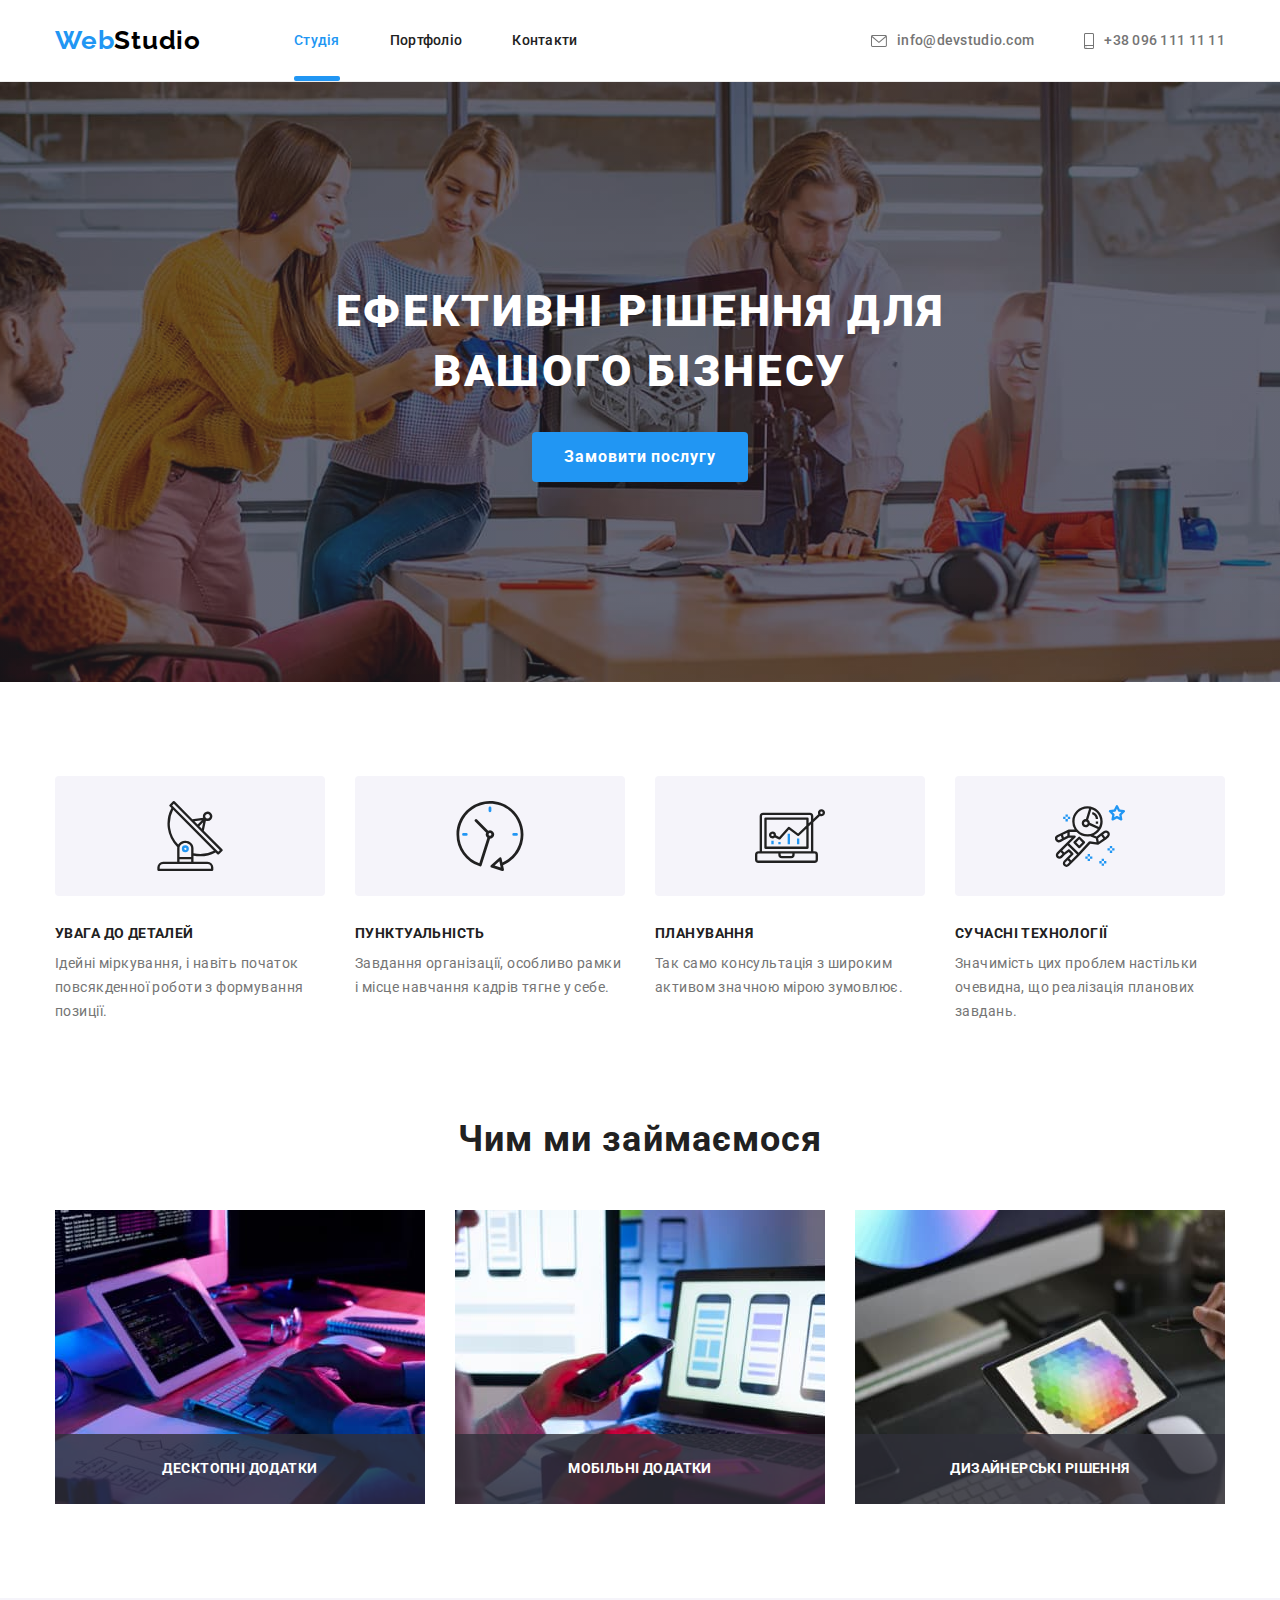
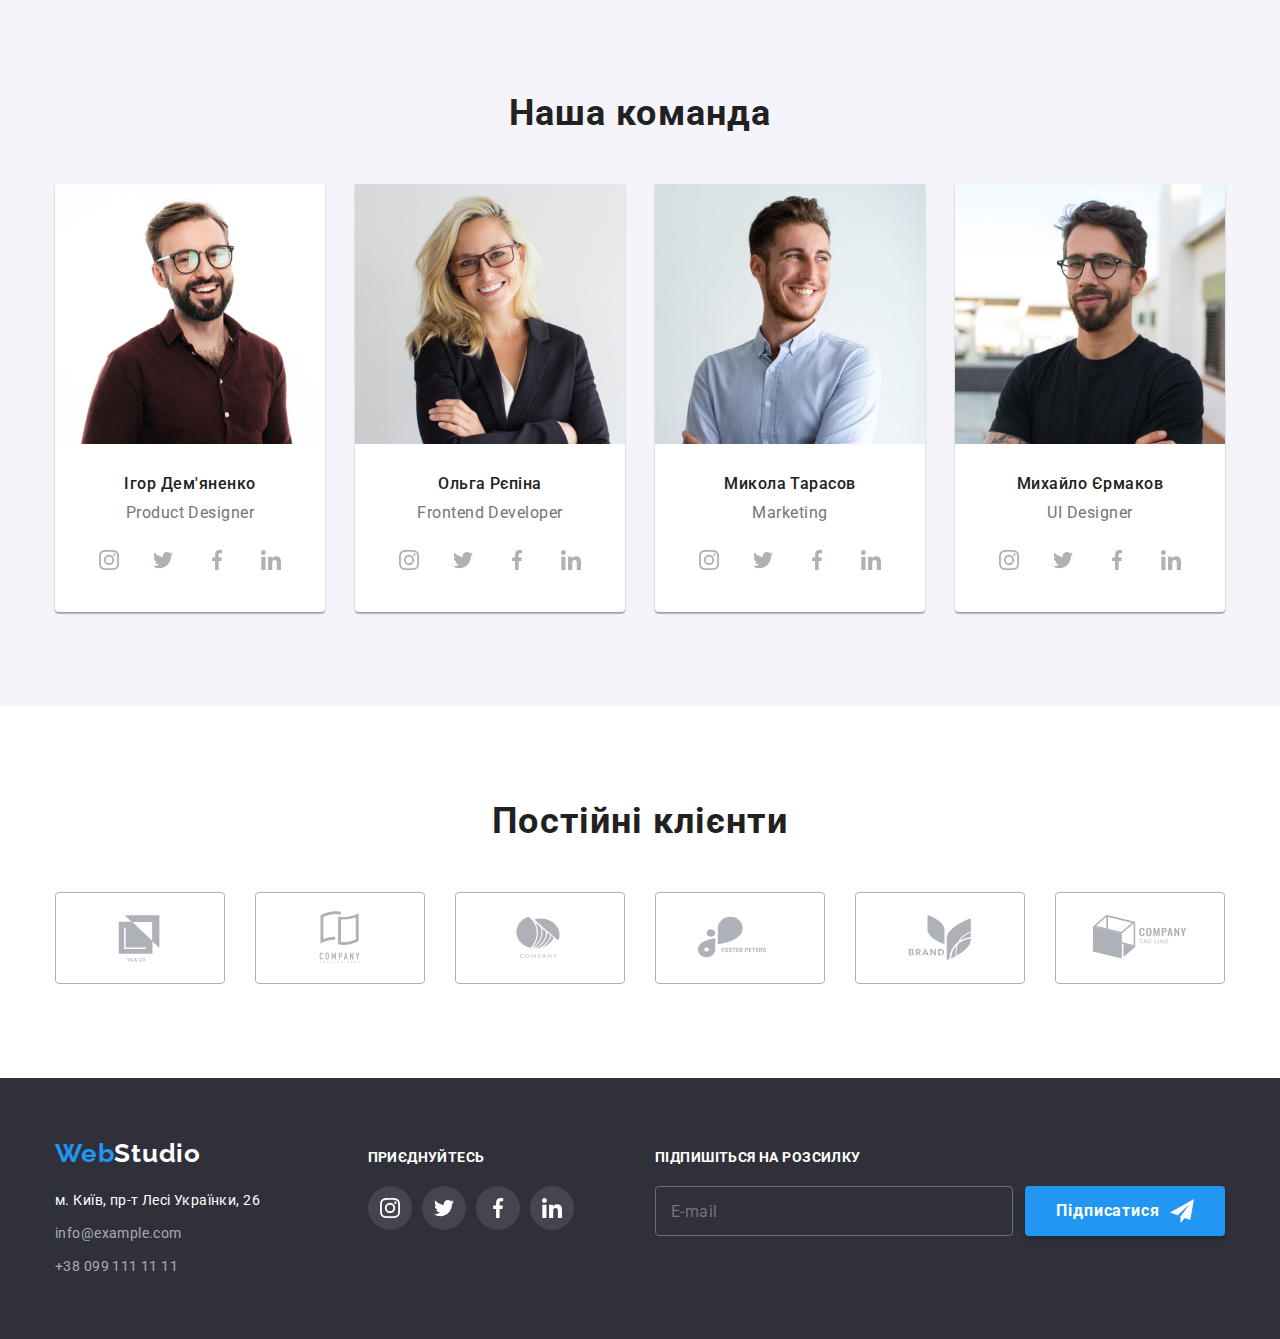
<file: index.html>
<!DOCTYPE html>
<html lang="uk">
  <head>
    <meta charset="UTF-8" />
    <meta http-equiv="X-UA-Compatible" content="IE=edge" />
    <meta name="viewport" content="width=device-width, initial-scale=1.0" />
    <title>Веб Студія</title>
    <link href="https://fonts.googleapis.com/css2?family=Raleway:wght@700&family=Roboto:wght@400;500;700&display=swap"
      rel="stylesheet">
    <link rel="stylesheet" href="https://cdn.jsdelivr.net/npm/modern-normalize@1.1.0/modern-normalize.min.css">
    <link rel="stylesheet" href="./css/styles.css">
  </head>
  <body>
    <!-- Шапка сторінки з навігацією-->
    <header class="page-header">
      <div class="container page-header-container">
      <nav class="page-nav">
        <a href="./index.html" class="logo link"> <span class="logo-icon">Web</span>Studio</a>
        <ul class="menu list">
          <li class="menu-item">
            <a class="menu-link link line" href="./index.html">Студія</a>
          </li>
          <li class="menu-item">
            <a class="menu-link link" href="./portfolio.html">Портфоліо</a>
          </li>
          <li class="menu-item">
            <a class="menu-link link" href="">Контакти</a>
          </li>
        </ul>
      </nav>
        <ul class="contact list">
          <li>
            <a class="contact-link link mail" href="mailto:info@devstudio.com">
            <svg class="contact-icon" width="16px" height="12px">
              <use href="./images/icons.svg#icon-envelope"></use>
            </svg> info@devstudio.com</a></li>
          <li>
            <a class="contact-link link telephone" href="tel:+380961111111">
            <svg class="contact-icon" width="10px" height="16px">
              <use href="./images/icons.svg#icon-smartphone"></use>
            </svg> +38 096 111 11 11</a></li>
        </ul>
      </div>
    </header>

    <main>
      <!-- Основний заголовок з фоном-->
      <section class="hero">
        <div class="container">
        <h1 class="hero-title">Ефективні рішення для вашого бізнесу</h1>
        <button type="button" class="hero-btn" data-modal-open>Замовити послугу</button> 
        </div>
      </section>

      <!-- Наші переваги-->
      <section class="about-us">
        <div class="container">
        <h2 class="about-us-title hide">Наші переваги</h2>
        <ul class="about-us-menu list">

          <li class="about-us-item">

            <div class="icon-position">
              <svg class="about-us-icon" width="70px" height="70px">
                <use href="./images/icons.svg#icon-antenna"></use>
              </svg>
            </div>
            <h3 class="about-us-title">УВАГА ДО ДЕТАЛЕЙ</h3>
            <p class="about-us-text">
              Ідейні міркування, і навіть початок повсякденної роботи з
              формування позиції.
            </p>
          </li>

          <li class="about-us-item">

            <div class="icon-position">
              <svg class="about-us-icon" width="70px" height="70px">
                <use href="./images/icons.svg#icon-clock"></use>
              </svg>
            </div>
            <h3 class="about-us-title">ПУНКТУАЛЬНІСТЬ</h3>
            <p class="about-us-text">
              Завдання організації, особливо рамки і місце навчання кадрів тягне
              у себе.
            </p>
          </li>

          <li class="about-us-item">

            <div class="icon-position">
              <svg class="about-us-icon" width="70px" height="70px">
                <use href="./images/icons.svg#icon-diagram"></use>
              </svg>
            </div>
            <h3 class="about-us-title">ПЛАНУВАННЯ</h3>
            <p class="about-us-text">
              Так само консультація з широким активом значною мірою зумовлює.
            </p>
          </li>

          <li class="about-us-item">

            <div class="icon-position">
              <svg class="about-us-icon" width="70px" height="70px">
                <use href="./images/icons.svg#icon-astronaut"></use>
              </svg>
            </div>
            <h3 class="about-us-title">СУЧАСНІ ТЕХНОЛОГІЇ</h3>
            <p class="about-us-text">
              Значимість цих проблем настільки очевидна, що реалізація планових
              завдань.
            </p>
          </li>
        </ul>
        </div>
      </section>

      <!-- Чим займаються-->
      <section class="we-doing">
        <div class="container">
        <h2 class="we-doing-title">Чим ми займаємося</h2>
        <ul class="we-doing-menu list">
          <li class="we-doing-item">
            <div class="img-fone">
              <img
                class="we-doing-img"
                src="./images/work1.jpg"
                alt="Людмна пише програму"
                width="370"
              />
              <p class="img-text">
                Десктопні додатки
              </p>
            </div>
          </li>
          <li class="we-doing-item">
            <div class="img-fone">
              <img
                class="we-doing-img"
                src="./images/work2.jpg"
                alt="Дівчина дивиться на телефон за робочим столом"
                width="370"
              />
              <p class="img-text">
                Мобільні додатки
              </p>
            </div>
          </li>
          <li class="we-doing-item">
            <div class="img-fone">
              <img
                class="we-doing-img"            
                src="./images/work3.jpg"
                alt="Планшет з палітрою кольорів"
                width="370"
              />
              <p class="img-text">
                Дизайнерські рішення
              </p>
            </div>
          </li>
        </ul>
        </div>
      </section>

      <!-- секція Наша команда-->
      <section class="team">
        <div class="container">
        <h2 class="team-title">Наша команда</h2>
        <ul class="team-menu list">
          <li class="team-menu-item">
            <img class="team-img" src="./images/igor.jpg" alt="Ігор Дем'яненко" width="270" />
            
            <h3 class="team-name">Ігор Дем'яненко</h3>
            <p class="team-job">Product Designer</p>

              <ul class="social-list list">
                <li class="social-list-item">
                  <a href="" class="social-list-link">
                    <svg aria-label="instagram icon" class="social-list-icon">
                      <use href="./images/icons.svg#icon-instagram"></use>
                    </svg>
                  </a>
                </li>
                <li class="social-list-item">
                  <a href="" class="social-list-link">
                    <svg aria-label="twitter icon" class="social-list-icon">
                      <use href="./images/icons.svg#icon-twitter"></use>
                    </svg>
                  </a>
                </li>
                <li class="social-list-item">
                  <a href="" class="social-list-link">
                    <svg aria-label="facebook icon" class="social-list-icon">
                      <use href="./images/icons.svg#icon-facebook"></use>
                    </svg>
                  </a>
                </li>
                <li class="social-list-item">
                  <a href="" class="social-list-link">
                    <svg aria-label="linkedin icon" class="social-list-icon">
                      <use href="./images/icons.svg#icon-linkedin"></use>
                    </svg>
                  </a>
                </li>
              </ul>

          </li>
          <li class="team-menu-item">
            <img class="team-img" src="./images/olga.jpg" alt="Ольга Рєпіна" width="270" />

            <h3 class="team-name">Ольга Рєпіна</h3>
            <p class="team-job">Frontend Developer</p>

              <ul class="social-list list">
                <li class="social-list-item">
                  <a href="" class="social-list-link">
                    <svg aria-label="instagram icon" class="social-list-icon">
                      <use href="./images/icons.svg#icon-instagram"></use>
                    </svg>
                  </a>
                </li>
                <li class="social-list-item">
                  <a href="" class="social-list-link">
                    <svg aria-label="twitter icon" class="social-list-icon">
                      <use href="./images/icons.svg#icon-twitter"></use>
                    </svg>
                  </a>
                </li>
                <li class="social-list-item">
                  <a href="" class="social-list-link">
                    <svg aria-label="facebook icon" class="social-list-icon">
                      <use href="./images/icons.svg#icon-facebook"></use>
                    </svg>
                  </a>
                </li>
                <li class="social-list-item">
                  <a href="" class="social-list-link">
                    <svg aria-label="linkedin icon" class="social-list-icon">
                      <use href="./images/icons.svg#icon-linkedin"></use>
                    </svg>
                  </a>
                </li>
              </ul>

          </li>
          <li class="team-menu-item">
            <img class="team-img" src="./images/micola.jpg" alt="Микола Тарасов" width="270" />

            <h3 class="team-name">Микола Тарасов</h3>
            <p class="team-job">Marketing</p>

              <ul class="social-list list">
                <li class="social-list-item">
                  <a href="" class="social-list-link">
                    <svg aria-label="instagram icon" class="social-list-icon">
                      <use href="./images/icons.svg#icon-instagram"></use>
                    </svg>
                  </a>
                </li>
                <li class="social-list-item">
                  <a href="" class="social-list-link">
                    <svg aria-label="twitter icon" class="social-list-icon">
                      <use href="./images/icons.svg#icon-twitter"></use>
                    </svg>
                  </a>
                </li>
                <li class="social-list-item">
                  <a href="" class="social-list-link">
                    <svg aria-label="facebook icon" class="social-list-icon">
                      <use href="./images/icons.svg#icon-facebook"></use>
                    </svg>
                  </a>
                </li>
                <li class="social-list-item">
                  <a href="" class="social-list-link">
                    <svg aria-label="linkedin icon" class="social-list-icon">
                      <use href="./images/icons.svg#icon-linkedin"></use>
                    </svg>
                  </a>
                </li>
              </ul>

          </li>
          <li class="team-menu-item">
            <img class="team-img" src="./images/michaylo.jpg" alt="Михайло Єрмаков" width="270" />

            <h3 class="team-name">Михайло Єрмаков</h3>
            <p class="team-job">UI Designer</p>

              <ul class="social-list list">
                <li class="social-list-item">
                  <a href="" class="social-list-link">
                    <svg aria-label="instagram icon" class="social-list-icon">
                      <use href="./images/icons.svg#icon-instagram"></use>
                    </svg>
                  </a>
                </li>
                <li class="social-list-item">
                  <a href="" class="social-list-link">
                    <svg aria-label="twitter icon" class="social-list-icon">
                      <use href="./images/icons.svg#icon-twitter"></use>
                    </svg>
                  </a>
                </li>
                <li class="social-list-item">
                  <a href="" class="social-list-link">
                    <svg aria-label="facebook icon" class="social-list-icon">
                      <use href="./images/icons.svg#icon-facebook"></use>
                    </svg>
                  </a>
                </li>
                <li class="social-list-item">
                  <a href="" class="social-list-link">
                    <svg aria-label="linkedin icon" class="social-list-icon">
                      <use href="./images/icons.svg#icon-linkedin"></use>
                    </svg>
                  </a>
                </li>
              </ul>

          </li>
        </ul>
        </div>
      </section>

      <!-- Постійні клієнти -->
      <section class="customers">
        <div class="container">
          <h2 class="customers-title">Постійні клієнти</h2>
          <ul class="customers-menu list">
            <li class="customers-item">
              <a href="" class="customers-link">
                <svg class="customer-icon" width="106px" height="60px">
                  <use href="./images/icons.svg#icon-Logo"></use>
                </svg>
              </a>
            </li>
            <li class="customers-item">
              <a href="" class="customers-link">
                <svg class="customer-icon" width="106px" height="60px">
                  <use href="./images/icons.svg#icon-Logo1"></use>
                </svg>
              </a>
            </li>
            <li class="customers-item">
              <a href="" class="customers-link">
                <svg class="customer-icon" width="106px" height="60px">
                  <use href="./images/icons.svg#icon-Logo2"></use>
                </svg>
              </a>
            </li>
            <li class="customers-item">
              <a href="" class="customers-link">
                <svg class="customer-icon" width="106px" height="60px">
                  <use href="./images/icons.svg#icon-Logo3"></use>
                </svg>
              </a>
            </li>
            <li class="customers-item">
              <a href="" class="customers-link">
                <svg class="customer-icon" width="106px" height="60px">
                  <use href="./images/icons.svg#icon-Logo4"></use>
                </svg>
              </a>
            </li>
            <li class="customers-item">
              <a href="" class="customers-link">
                <svg class="customer-icon" width="106px" height="60px">
                  <use href="./images/icons.svg#icon-Logo5"></use>
                </svg>
              </a>
            </li>
          </ul>

        </div>
      </section>

    </main>

    <!-- Підвал-->
    <footer class="footer">
      <div class="container page-footer-container">
      <div>
      <a href="./index.html" class="logo footer-logo link"> <span class="logo-icon">Web</span>Studio</a>
      <address>
        <ul class="footer-menu list">
          <li class="list-item">
            <a href="https://goo.gl/maps/CPtrU1FHBa2aNyZL9" target="_blank" rel="noopener noreferrer nofollow"
              class="footer-adress link">
              м. Київ, пр-т Лесі Українки, 26</a>
          </li>
          <li class="list-item">
            <a  href="mailto:info@example.com" class="footer-contact link">info@example.com</a>
          </li>
          <li class="list-item">
            <a href="tel:+380991111111" class="footer-contact link">+38 099 111 11 11</a>
          </li>
        </ul>
      </address>
      </div>
      <div class="footer-social-link">
        <p class="footer-title">Приєднуйтесь</p>
          <ul class="social-list-footer list">
            <li class="social-list-item-footer">
              <a href="" class="social-list-link-footer">
                <svg aria-label="instagram icon" class="social-list-icon-footer">
                  <use href="./images/icons.svg#icon-instagram"></use>
                </svg>
              </a>
            </li>
            <li class="social-list-item">
              <a href="" class="social-list-link-footer">
                <svg aria-label="twitter icon" class="social-list-icon-footer">
                  <use href="./images/icons.svg#icon-twitter"></use>
                </svg>
              </a>
            </li>
            <li class="social-list-item">
              <a href="" class="social-list-link-footer">
                <svg aria-label="facebook icon" class="social-list-icon-footer">
                  <use href="./images/icons.svg#icon-facebook"></use>
                </svg>
              </a>
            </li>
            <li class="social-list-item">
              <a href="" class="social-list-link-footer">
                <svg aria-label="linkedin icon" class="social-list-icon-footer">
                  <use href="./images/icons.svg#icon-linkedin"></use>
                </svg>
              </a>
            </li>
          </ul>
      </div>
      <div class="footer-submit">
        <p class="footer-title-mail">Підпишіться на розсилку</p>
        <form class="footer-position">
          <label>
            <input type="email" name="email" placeholder="E-mail" class="footer-input" required>
          </label>
          <button type="submit" class="footer-btn-submit">Підписатися
            <svg aria-label="Send icon" width="24px" height="24px" class="footer-send-icon">
              <use href="./images/icons.svg#icon-send"></use>
            </svg>
          </button>
        </form>
      </div>
      </div>
    </footer>



    <!-- Модальне вікно -->
    <div class="backdrop is-hidden" data-modal>
      <div class="modal">
        <form class="form">
          <p class="form-title">Залиште свої дані, ми вам передзвонимо</p>

          <label class="form-text"> 
            <span class="form-text-name">Ім'я</span> 
            <span class="form-input-icon">
              <input type="text" name="name" class="form-input" 
              required 
              pattern="[a-zA-Zа-яА-яіІїЇ]+">
              <svg aria-label="Bleak person" width="18" height="18" class="form-icon">
                <use href="./images/icons.svg#icon-person-black"></use>
              </svg>
            </span>
          </label>

          <label class="form-text"> 
            <span class="form-text-name">Телефон</span>
            <span class="form-input-icon">
              <input type="tel" name="telephone" class="form-input" 
              required 
              pattern="[0-9]{3}-[0-9]{3}-[0-9]{2}-[0-9]{2}" 
              title="xxx-xxx-xx-xx">
              <svg aria-label="Bleak person" width="18" height="18" class="form-icon">
                <use href="./images/icons.svg#icon-phone-black"></use>
              </svg>
            </span>
          </label>

          <label class="form-text"> 
            <span class="form-text-name">Пошта</span>
            <span class="form-input-icon">
              <input type="email" name="email" class="form-input" required>
              <svg aria-label="Bleak person" width="18" height="18" class="form-icon">
                <use href="./images/icons.svg#icon-email-black"></use>
              </svg>
            </span>
          </label>

          <label class="form-text form-textarea"> 
            <span class="form-text-name">Коментар</span> 
            <textarea name="feedback" class="form-feedback" placeholder="Введіть текст"></textarea>
          </label>

          <label class="form-checkbox">
            <input type="checkbox" name="chekbox" class="form-chackbox-input hide" required>
            <svg class="form-checkbox-icon">
              <use class="form-checkbox-use" href="./images/icons.svg#icon-check"></use>
            </svg>
            <span class="text-politic"> Погоджуюся з розсилкою та приймаю <a href="" class="form-link">Умови договору</a></span>
          </label>

          <button type="submit" class="submit-btn">Відправити</button>

          <button type="button" class="modal-close-btn" data-modal-close>
            <svg class="close-icon" height="18" width="18">
              <use href="./images/icons.svg#icon-close"></use>
            </svg>
          </button>
        </form>
      </div>
    </div>
    <script src="./js/modal.js"></script>
  </body>
</html>
</file>
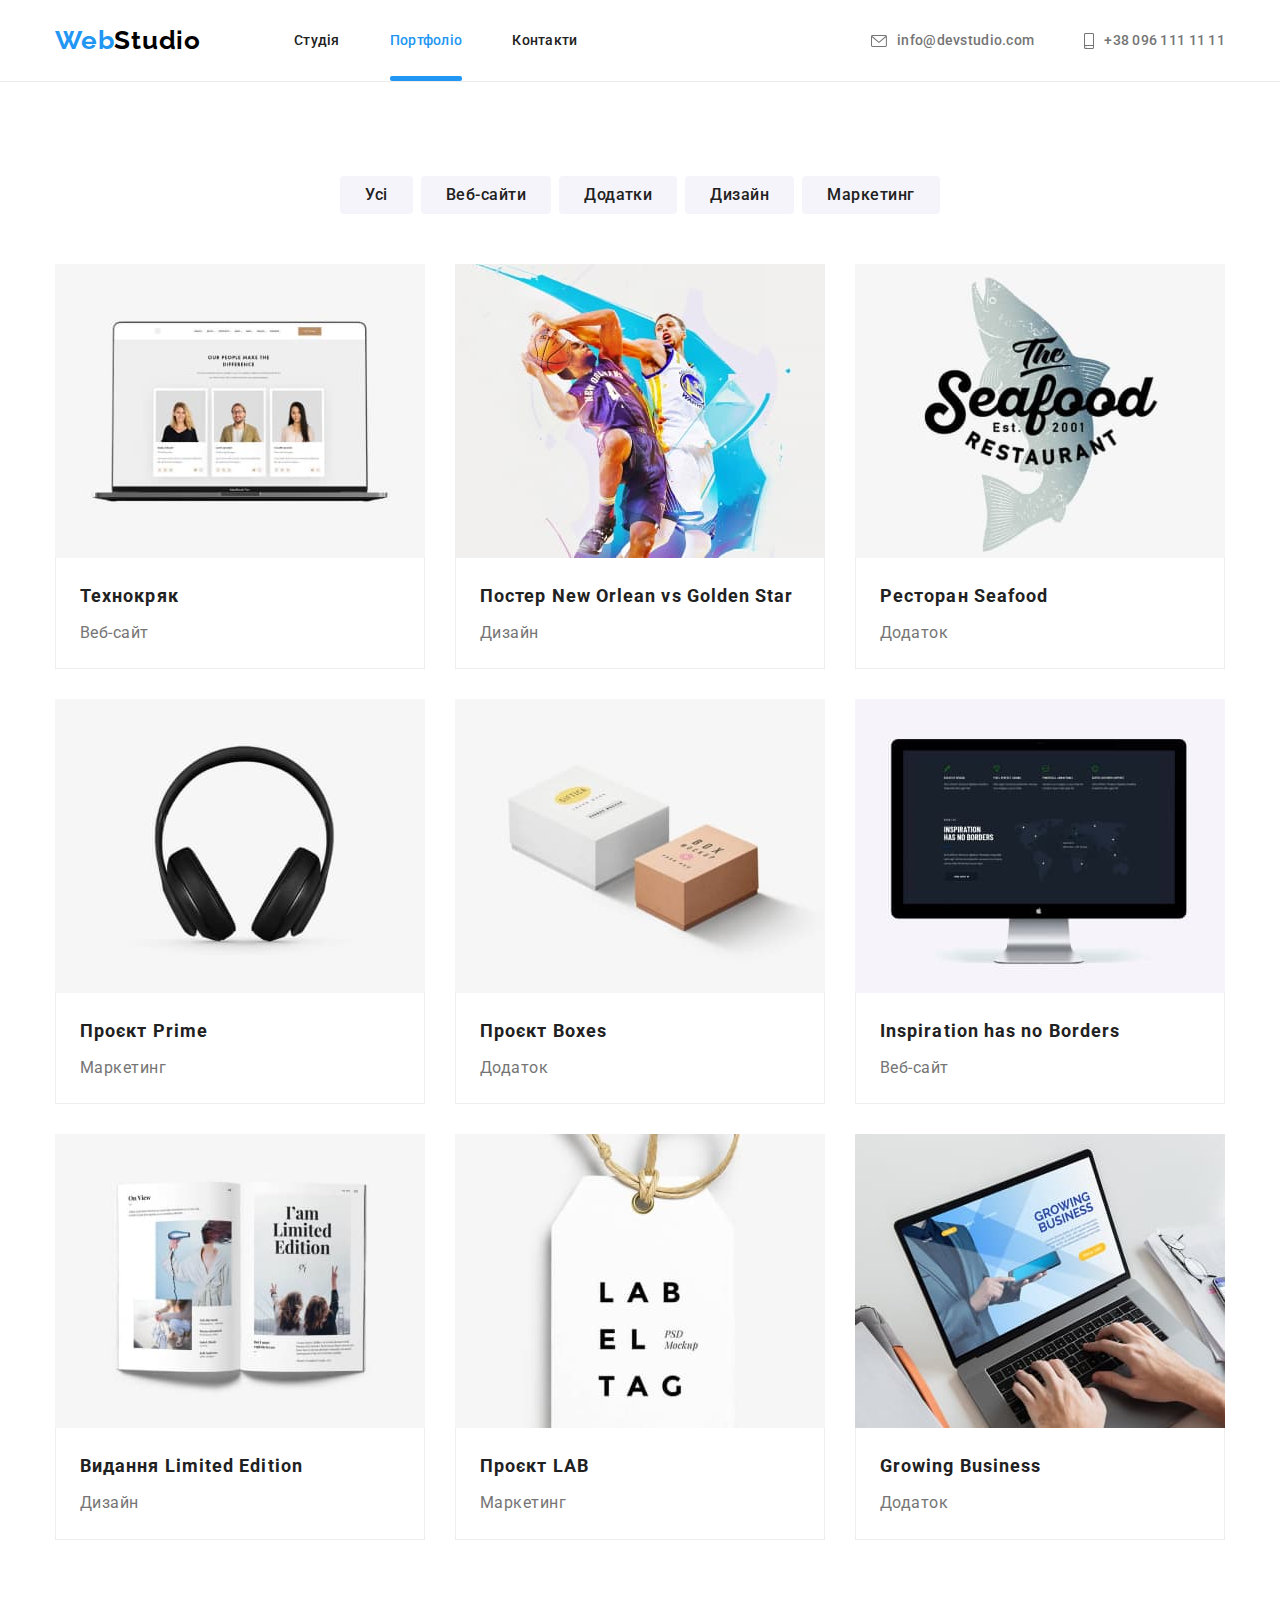
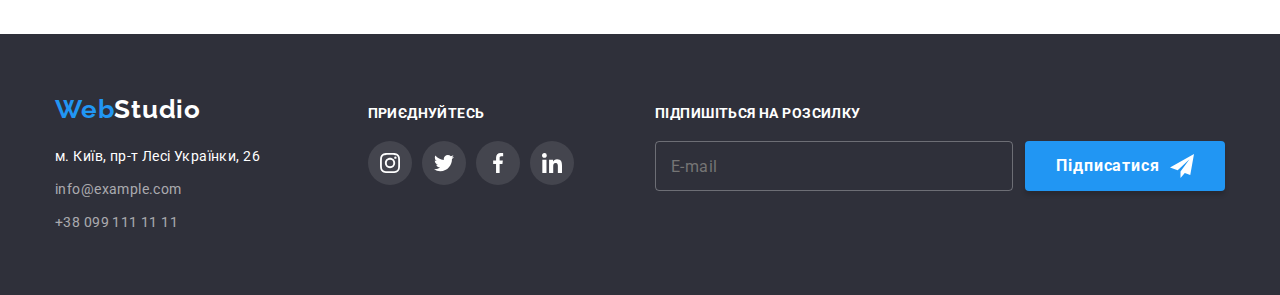
<file: portfolio.html>
<!DOCTYPE html>
<html lang="uk">

<head>
    <meta charset="UTF-8" />
    <meta http-equiv="X-UA-Compatible" content="IE=edge" />
    <meta name="viewport" content="width=device-width, initial-scale=1.0" />
    <title>Веб Студія</title>
    <link href="https://fonts.googleapis.com/css2?family=Raleway:wght@700&family=Roboto:wght@400;500;700&display=swap"
    rel="stylesheet">
    <link rel="stylesheet" href="https://cdn.jsdelivr.net/npm/modern-normalize@1.1.0/modern-normalize.min.css">
    <link rel="stylesheet" href="./css/styles.css">
</head>

<body>
    <!-- Шапка сторінки з навігацією-->
    <header class="page-header port-header">
        <div class="container page-header-container">
            <nav class="page-nav">
                <a href="./index.html" class="logo link"> <span class="logo-icon">Web</span>Studio</a>
                <ul class="menu list">
                    <li class="menu-item">
                        <a class="menu-link link" href="./index.html">Студія</a>
                    </li>
                    <li class="menu-item">
                        <a class="menu-link link line" href="./portfolio.html">Портфоліо</a>
                    </li>
                    <li class="menu-item">
                        <a class="menu-link link" href="">Контакти</a>
                    </li>
                </ul>
            </nav>
            <ul class="contact list">
                <li>
                    <a class="contact-link link mail" href="mailto:info@devstudio.com">
                        <svg class="contact-icon" width="16px" height="12px">
                            <use href="./images/icons.svg#icon-envelope"></use>
                        </svg> info@devstudio.com</a>
                </li>
                <li>
                    <a class="contact-link link telephone" href="tel:+380961111111">
                        <svg class="contact-icon" width="10px" height="16px">
                            <use href="./images/icons.svg#icon-smartphone"></use>
                        </svg> +38 096 111 11 11</a>
                </li>
            </ul>
        </div>
    </header>

    <main>
        <h1 class="hide">Портфоліо</h1>
        
        <!-- Навігація по сторінці -->
        <section class="portfolio">
            <div class="container">
            <h2 class="nav-title hide">Навігація</h2>
            <ul class="nav-menu list">
                <li><button class="nav-btn" type="button">Усі</button></li>
                <li><button class="nav-btn" type="button">Веб-сайти</button></li>
                <li><button class="nav-btn" type="button">Додатки</button></li>
                <li><button class="nav-btn" type="button">Дизайн</button></li>
                <li><button class="nav-btn" type="button">Маркетинг</button></li>
            </ul>
            <h2 class="hide">Перелік макетів</h2>
            <ul class="portfolio-menu list">
                <li class="portfolio-item">
                    <a class="portfolio-link link" href="">
                        <div class="overley-zone">
                            <img class="portfolio-img" src="./images/Tehcriac.jpg" alt="Технокряк" width="370">
                                <p class="overlay">
                                    Ресурс пропонує комплексні пропозиції з різним рівнем функціоналу та сервісів. Все це дозволить відвідувачу отримати
                                    вичерпні відомості про компанію чи приватну особу.
                                </p>
                        </div>
                    <div class="border">
                        <h3 class="portfolio-title">Технокряк</h3>
                        <p class="portfolio-text">Веб-сайт</p>
                    </div>

                    </a>
                </li>
                <li class="portfolio-item">
                    <a class="portfolio-link link" href="">
                        <div class="overley-zone">
                            <img class="portfolio-img" src="./images/Poster.jpg" alt="Постер New Orlean vs Golden Star" width="370">
                                 <p class="overlay">
                                    Ресурс пропонує комплексні пропозиції з різним рівнем функціоналу та сервісів. Все це дозволить відвідувачу отримати
                                    вичерпні відомості про компанію чи приватну особу.
                                </p>
                        </div>
                    <div class="border">
                        <h3 class="portfolio-title">Постер New Orlean vs Golden Star</h3>
                        <p class="portfolio-text">Дизайн</p>
                    </div>
                    </a>
                </li>
                <li class="portfolio-item">
                    <a class="portfolio-link link" href="">
                        <div class="overley-zone">
                            <img class="portfolio-img" src="./images/Restoran.jpg" alt="Ресторан Seafood" width="370">
                                <p class="overlay">
                                    Ресурс пропонує комплексні пропозиції з різним рівнем функціоналу та сервісів. Все це дозволить відвідувачу отримати
                                    вичерпні відомості про компанію чи приватну особу.
                                </p>
                        </div>
                    <div class="border">
                        <h3 class="portfolio-title">Ресторан Seafood</h3>
                        <p class="portfolio-text">Додаток</p>
                    </div>
                    </a>
                </li>
                <li class="portfolio-item">
                    <a class="portfolio-link link" href="">
                        <div class="overley-zone">
                            <img class="portfolio-img" src="./images/Music.jpg" alt="Проєкт Prime" width="370">
                                <p class="overlay">
                                    Ресурс пропонує комплексні пропозиції з різним рівнем функціоналу та сервісів. Все це дозволить відвідувачу отримати
                                    вичерпні відомості про компанію чи приватну особу.
                                </p>
                        </div>
                    <div class="border">
                        <h3 class="portfolio-title">Проєкт Prime</h3>
                        <p class="portfolio-text">Маркетинг</p>
                    </div>
                    </a>
                </li>
                <li class="portfolio-item">
                    <a class="portfolio-link link" href="">
                        <div class="overley-zone">
                            <img class="portfolio-img" src="./images/Boxes.jpg" alt="Проєкт Boxes" width="370">
                                <p class="overlay">
                                    Ресурс пропонує комплексні пропозиції з різним рівнем функціоналу та сервісів. Все це дозволить відвідувачу отримати
                                    вичерпні відомості про компанію чи приватну особу.
                                </p>
                        </div>
                    <div class="border">
                        <h3 class="portfolio-title">Проєкт Boxes</h3>
                        <p class="portfolio-text">Додаток</p>
                    </div>
                    </a>
                </li>
                <li class="portfolio-item">
                    <a class="portfolio-link link" href="">
                        <div class="overley-zone">
                            <img class="portfolio-img" src="./images/Borders.jpg" alt="Inspiration has no Borders" width="370">
                                <p class="overlay">
                                    Ресурс пропонує комплексні пропозиції з різним рівнем функціоналу та сервісів. Все це дозволить відвідувачу отримати
                                    вичерпні відомості про компанію чи приватну особу.
                                </p>
                        </div>
                    <div class="border">
                        <h3 class="portfolio-title">Inspiration has no Borders</h3>
                        <p class="portfolio-text">Веб-сайт</p>
                    </div>
                    </a>
                </li>
                <li class="portfolio-item">
                    <a class="portfolio-link link" href="">
                        <div class="overley-zone">
                            <img class="portfolio-img" src="./images/Limited-edition.jpg" alt="Видання Limited Edition" width="370">
                                <p class="overlay">
                                    Ресурс пропонує комплексні пропозиції з різним рівнем функціоналу та сервісів. Все це дозволить відвідувачу отримати
                                    вичерпні відомості про компанію чи приватну особу.
                                </p>
                        </div>
                    <div class="border">
                        <h3 class="portfolio-title">Видання Limited Edition</h3>
                        <p class="portfolio-text">Дизайн</p>
                    </div>
                    </a>
                </li>
                <li class="portfolio-item">
                    <a class="portfolio-link link" href="">
                        <div class="overley-zone">
                            <img class="portfolio-img" src="./images/LAB.jpg" alt="Проєкт LAB" width="370">
                                <p class="overlay">
                                    Ресурс пропонує комплексні пропозиції з різним рівнем функціоналу та сервісів. Все це дозволить відвідувачу отримати
                                    вичерпні відомості про компанію чи приватну особу.
                                </p>
                        </div>
                    <div class="border">
                        <h3 class="portfolio-title">Проєкт LAB</h3>
                        <p class="portfolio-text">Маркетинг</p>
                    </div>
                    </a>
                </li>
                <li class="portfolio-item">
                    <a class="portfolio-link link" href="">
                        <div class="overley-zone">
                            <img class="portfolio-img" src="./images/Growing-Business.jpg" alt="Growing Business" width="370">
                                <p class="overlay">
                                Ресурс пропонує комплексні пропозиції з різним рівнем функціоналу та сервісів. Все це дозволить відвідувачу отримати
                                вичерпні відомості про компанію чи приватну особу.
                                </p>
                        </div>
                    <div class="border">
                        <h3 class="portfolio-title">Growing Business</h3>
                        <p class="portfolio-text">Додаток</p>
                    </div>
                    </a>
                </li>
            </ul>
            </div>
        </section>

    </main>


    <!-- Підвал-->

    <footer class="footer">
        <div class="container page-footer-container">
            <div>
                <a href="./index.html" class="logo footer-logo link"> <span class="logo-icon">Web</span>Studio</a>
                <address>
                    <ul class="footer-menu list">
                        <li class="list-item">
                            <a href="https://goo.gl/maps/CPtrU1FHBa2aNyZL9" target="_blank"
                                rel="noopener noreferrer nofollow" class="footer-adress link">
                                м. Київ, пр-т Лесі Українки, 26</a>
                        </li>
                        <li class="list-item">
                            <a href="mailto:info@example.com" class="footer-contact link">info@example.com</a>
                        </li>
                        <li class="list-item">
                            <a href="tel:+380991111111" class="footer-contact link">+38 099 111 11 11</a>
                        </li>
                    </ul>
                </address>
            </div>
            <div class="footer-social-link">
                <p class="footer-title">Приєднуйтесь</p>
                <ul class="social-list-footer list">
                    <li class="social-list-item-footer">
                        <a href="" class="social-list-link-footer">
                            <svg aria-label="instagram icon" class="social-list-icon-footer">
                                <use href="./images/icons.svg#icon-instagram"></use>
                            </svg>
                        </a>
                    </li>
                    <li class="social-list-item">
                        <a href="" class="social-list-link-footer">
                            <svg aria-label="twitter icon" class="social-list-icon-footer">
                                <use href="./images/icons.svg#icon-twitter"></use>
                            </svg>
                        </a>
                    </li>
                    <li class="social-list-item">
                        <a href="" class="social-list-link-footer">
                            <svg aria-label="facebook icon" class="social-list-icon-footer">
                                <use href="./images/icons.svg#icon-facebook"></use>
                            </svg>
                        </a>
                    </li>
                    <li class="social-list-item">
                        <a href="" class="social-list-link-footer">
                            <svg aria-label="linkedin icon" class="social-list-icon-footer">
                                <use href="./images/icons.svg#icon-linkedin"></use>
                            </svg>
                        </a>
                    </li>
                </ul>
            </div>
                <div class="footer-submit">
                    <p class="footer-title-mail">Підпишіться на розсилку</p>
                    <form class="footer-position">
                        <label>
                        <input type="email" name="email" placeholder="E-mail" class="footer-input" required>
                        </label>
                        <button type="submit" class="footer-btn-submit">Підписатися
                            <svg aria-label="Send icon" width="24px" height="24px" class="footer-send-icon">
                                <use href="./images/icons.svg#icon-send"></use>
                            </svg>
                        </button>
                    </form>
                </div>

        </div>
    </footer>

</body>

</html>
</file>
<file: css/styles.css>
/* Основний колір логотипу - #000000 */
/* Допоміжний колір логотипу - #2196F3 */
/* Основний колір шрифту - #212121 */
/* Допоміжний колір шрифту - #757575 */

/* Основний колір фону - #F5F5F5 */
/* Допоміжний колір - #F5F4FA */
/* Колір футера - #2F303A */


:root {
    --logo-blue: #2196F3;
    --logo-black: #000000;
    --global-color: #ffffff;
    --secong-color: #F5F4FA;
    --futter-color: #2F303A;
    --text-color: #212121;
    --second-text-color: #757575;
    --text-color-while: #ffffff;
    --icon-color: #AFB1B8;
    --bg-color: #C4C4C4;

    --primary-font: 'Roboto', sans-serif;
    --secondary-font: 'Raleway', sans-serif;

    --animation: 250ms cubic-bezier(0.4, 0, 0.2, 1);

}
/* обнулення налащтувань */

h1,
h2,
h3,
h4,
p {
    margin-top: 0;
    margin-bottom: 0;
    /* outline: 1px solid red; */
}

ul {
    margin-top: 0;
    margin-bottom: 0;
    padding-left: 0;
    /* outline:  1px solid red; */
}

section {
    /* outline: 2px solid green;   /////////// */
}

button {
    cursor: pointer;
}

img {
    display: block;
}


*,
::after,
::before {
    box-sizing: border-box;
}


.link {
    text-decoration: none;
}

.list {
    list-style: none;
}

.hide {
    position: absolute;
    white-space: nowrap;
    width: 1px;
    height: 1px;
    overflow: hidden;
    border: 0;
    padding: 0;
    clip: rect(0 0 0 0);
    clip-path: inset(50%);
    margin: -1px;
}



body {
    background-color: var(--global-color);
    font-family: var(--primary-font);
    margin: 0px; 
}



.container {
    width: 1200px;
    padding-left: 15px;
    padding-right: 15px;

    margin-left: auto;
    margin-right: auto;
}



/* Header */

.logo {
    color: var(--logo-black);
    font-family: var(--secondary-font);
    font-weight: 700;
    font-size: 26px;
    line-height: 1.2;
    letter-spacing: 0.03em;

    margin-right: 93px;
}


.page-header {
    padding-top: 25px;
    padding-bottom: 25px;
    border-bottom: 1px solid #ECECEC;
}

.logo .logo-icon {
    color: var(--logo-blue);
}

.page-header-container {
    display: flex;
    align-items: center;
    justify-content: space-between;
}

.page-nav {
    display: flex;
    align-items: center;
}

.menu {
    display: flex;
    column-gap: 50px;
}

.contact {
    display: flex;
    column-gap: 50px;
}


.menu-link {
    font-weight: 500;
    font-size: 14px;
    line-height: 1.14;
    letter-spacing: 0.02em;


    color: var(--text-color);

    transition: color var(--animation);
}

.menu-link:hover,
.menu-link:focus {
    color: var(--logo-blue);
}

.contact-link {
    font-weight: 500;
    font-size: 14px;
    line-height: 1.14;
    letter-spacing: 0.02em;
    color: var(--second-text-color);

    display: flex;
    align-items: center;

    fill: var(--second-text-color);

    transition: color var(--animation), 
    fill var(--animation);
}

.contact-link:hover,
.contact-link:focus {
    color: var(--logo-blue);
    fill: var(--logo-blue);
}

.contact-icon {
    margin-right: 10px;
}

/* .mail::before {
    width: 16px;
    height: 12px;
    content: url(../images/envelope.svg);
    /* content: url(../images/icons.svg#icon-envelope);     Нерозумію чому не працює */
    /* background-image: url(../images/icons.svg#icon-enverlope);
    margin-right: 10px;
}

.telephone::before {
    width: 10px;
    height: 16px;
    content: url(../images/smartphone.svg);
    margin-right: 10px;
} */


.menu-link {
    position: relative;
    padding-bottom: 32px;
}

.line {
    color: var(--logo-blue);
}

.line::after {
    position: absolute;
    left: 0px;
    bottom: -1px;
    display: block;
    width: 100%;
    height: 5px;
    background-color: var(--logo-blue);
    border-radius: 2px;
    content: '';
}





/* Бдок героя */

.hero {
    margin: 0px;
    padding-top: 200px;
    padding-bottom: 200px;

    text-align: center;

    background-color: var(--bg-color);
    background-image: linear-gradient(rgba(47, 48, 58, 0.4), rgba(47, 48, 58, 0.4)), 
    url(../images/hero.jpg);
    background-repeat: no-repeat;
    background-position: center;

    background-size: cover;
    max-width: 1600px;
    margin: 0 auto;
}


.hero-title{
    font-weight: 900;
    font-size: 44px;
    line-height: 1.36;
    text-align: center;
    letter-spacing: 0.06em;
    text-transform: uppercase;

    color: var(--text-color-while);

    margin-bottom: 30px;
    width: 696px;
    margin-left: auto;
    margin-right: auto;
}

.hero-btn {
    font-weight: 700;
    font-size: 16px;
    line-height: 1.88;
    text-align: center;
    letter-spacing: 0.06em;
    font-family: inherit;

    background-color: var(--logo-blue);
    color: var(--text-color-while);
    cursor: pointer;

    border-radius: 4px;
    padding: 10px 32px;
    display: inline-block;
    min-width: 216px;
    border: transparent;

    transition: background-color var(--animation);
}

.hero-btn:hover,
.hero-btn:focus {
    background-color: #188CE8;
}



/* Наші переваги */

.about-us-title {
    font-weight: 700;
    font-size: 14px;
    line-height: 1.14;
    letter-spacing: 0.03em;
    text-transform: uppercase;

    color: var(--text-color);

    margin-bottom: 10px;
}

.about-us-menu {
    display: flex;
    column-gap: 30px;
}

.about-us-item {
    flex-basis: calc((100% - 90px)/4);
}

.about-us-text {
    font-size: 14px;
    line-height: 1.71;
    letter-spacing: 0.03em;

    color: var(--second-text-color);
}

.about-us {
    padding-bottom: 94px;
    padding-top: 94px;
}

.icon-position {
    display: flex;
    width: 270px;
    height: 120px;
    align-items: center;
    justify-content: center;
    background-color: var(--secong-color);
    border-radius: 4px;
    margin-bottom: 30px;
}





/* Чим займаємось */

.we-doing-title {
    font-weight: 700;
    font-size: 36px;
    line-height: 1.17;
    text-align: center;
    letter-spacing: 0.03em;
    
    color: var(--text-color);

    margin-bottom: 50px;
}

.we-doing-menu {
    display: flex;
    column-gap: 30px;
}

.we-doing-item {
    flex-basis: calc((100% - 60px) /3 );
}

.we-doing-img {
    display: block;
    max-width: 100%;
    height: auto;
}

.we-doing {
    padding-bottom: 94px;
}




.img-fone {
    position: relative;
}

.img-text {
    font-weight: 700;
    font-size: 14px;
    line-height: 1.14;
    text-align: center;
    letter-spacing: 0.03em;
    text-transform: uppercase;
    color: var(--text-color-while);

    position: absolute;
    bottom: 0;
    left: 0;
    width: 100%;
    height: 70px;
    background-color: rgba(47, 48, 58, 0.8);

    display: flex;
    align-items: center;
    justify-content: center;

}



/* Наша команда */

.team {
    background-color: #F5F4FA;

    padding-bottom: 94px;
    padding-top: 94px;
}

.team-title {
    font-weight: 700;
    font-size: 36px;
    line-height: 1.17;
    text-align: center;
    letter-spacing: 0.03em;

    color: var(--text-color);

    margin-bottom: 50px;
}

.team-menu {
    display: flex;
    column-gap: 30px;
}

.team-menu-item {
    flex-basis: calc((100% - 90px)/4);
    box-shadow: 0px 1px 3px rgba(0, 0, 0, 0.12), 
    0px 1px 1px rgba(0, 0, 0, 0.14), 
    0px 2px 1px rgba(0, 0, 0, 0.2);
    border-radius: 0px 0px 4px 4px;
    background-color: var(--global-color);
}

.team-name {
    font-weight: 500;
    font-size: 16px;
    line-height: 1.19;
    text-align: center;
    letter-spacing: 0.03em;

    color: var(--text-color);

    margin-bottom: 10px;
    padding-top: 30px;
}

.team-job {
    font-size: 16px;
    line-height: 1.19;
    text-align: center;
    letter-spacing: 0.03em;

    color: var(--second-text-color);

    margin-bottom: 16px;
}

.team-img {
    display: block;
    max-width: 100%;
    height: auto;
}






.social-list-icon {
    width: 20px;
    height: 20px;
}

.social-list {
    display: flex;
    justify-content: center;
    column-gap: 10px;
    padding-bottom: 30px;
}

.social-list-link {
    display: flex;
    height: 44px;
    width: 44px;
    align-items: center;
    justify-content: center;    
    border-radius: 50%;
    fill: #AFB1B8;

    transition: background-color var(--animation), 
    fill var(--animation);
}

.social-list-link:hover,
.social-list-link:focus {
    background-color: var(--logo-blue);
    fill: var(--global-color);
}





/* Постійні клієнти */

.customers {
    padding-top: 94px;
    padding-bottom: 94px;
}

.customers-title {
    font-weight: 700;
    font-size: 36px;
    line-height: 1.17;
    text-align: center;
    letter-spacing: 0.03em;

    color: var(--text-color);

    margin-bottom: 50px;
}

.customers-menu {
    display: flex;
    column-gap: 30px;
}


.customers-link {
    display: flex;
    width: 170px;
    height: 92px;
    align-items: center;
    justify-content: center;
    border: 1px solid var(--icon-color);
    border-radius: 4px;
    fill: var(--icon-color);

    transition: border-color var(--animation), 
    fill var(--animation);
}

.customers-link:hover,
.customers-link:focus {
    fill: var(--logo-blue);
    border-color: var(--logo-blue);
}



/* Футер */

.footer {
    background-color: var(--futter-color);

    padding-top: 60px;
    padding-bottom: 60px;
}

.logo.footer-logo {
    color: var(--text-color-while);
}

.footer-logo {
    display: inline-block;
    margin-bottom: 20px;
    margin-right: 0px;
}

.footer-menu {
    width: 231px;
}

.footer-adress{
    font-size: 14px;
    line-height: 1.71;
    letter-spacing: 0.03em;
    font-style: normal;

    color: var(--text-color-while);

    transition: color var(--animation);
}

.footer-adress:hover,
.footer-adress:focus {
    color: var(--logo-blue);
}

.footer-contact {
    font-size: 14px;
    line-height: 1.71;
    letter-spacing: 0.03em;
    font-style: normal;

    color: rgba(255, 255, 255, 0.6);

    transition: color var(--animation);
}

.list-item {
    margin-bottom: 9px;
}

.list-item:last-child {
    margin-bottom: 0px;
}

.footer-contact:hover,
.footer-contact:focus {
    color: var(--logo-blue);
}


.page-footer-container {
    display: flex;
    column-gap: 70px;
    justify-content:space-between;
    align-items: baseline;
}

.footer-title {
    font-weight: 700;
    font-size: 14px;
    line-height: 1.14;
    letter-spacing: 0.03em;
    text-transform: uppercase;

    color: var(--global-color);

    margin-bottom: 20px;
}


.social-list-icon-footer {
    width: 20px;
    height: 20px;
    fill: var(--global-color);
}

.social-list-footer {
    display: flex;
    justify-content: center;
    column-gap: 10px;
}


.social-list-link-footer {
    display: flex;
    height: 44px;
    width: 44px;
    align-items: center;
    justify-content: center;
    border-radius: 50%;
    background-color: rgba(255, 255, 255, 0.1);

    transition: background-color var(--animation);
}

.social-list-link-footer:hover,
.social-list-link-footer:focus {
    background-color: var(--logo-blue);
}


.footer-title-mail {
    font-weight: 700;
    font-size: 14px;
    line-height: 1.14;
    letter-spacing: 0.03em;
    text-transform: uppercase;
    color: var(--global-color);

    margin-bottom: 20px;
}

.footer-input {
    font-weight: 400;
    font-size: 16px;
    line-height: 1.25;
    letter-spacing: 0.03em;
    align-items: center;


    background-color: transparent;
    width: 358px;
    height: 50px;
    padding: 15px;
    border: 1px solid rgba(255, 255, 255, 0.3);
    border-radius: 4px;

    color: var(--global-color);
}

.footer-input:focus {
    outline: none;
}


.footer-btn-submit {
    font-weight: 700;
    font-size: 16px;
    line-height: 1.88;
    letter-spacing: 0.06em;
    color: var(--global-color);

    background-color: var(--logo-blue);
    width: 200px;
    height: 50px;
    box-shadow: 0px 4px 4px rgba(0, 0, 0, 0.15);
    border: 0;
    border-radius: 4px;

    display: flex;
    align-items: center;
    justify-content: center;
    column-gap: 10px;
}


.footer-position {
    display: flex;
    align-items: center;
    justify-content: center;
    column-gap: 12px;
}


/* =========== Сторінка портфоліо ========== */



/* Блок навігації */

.port-header {
    border-bottom: 1px solid #ECECEC;;
}

.nav-btn {
    font-weight: 500;
    font-size: 16px;
    line-height: 1.63;
    text-align: center;
    letter-spacing: 0.03em;
    font-family: inherit;

    background-color: var(--secong-color);
    color: var(--text-color);
    cursor: pointer;


    border-radius: 4px;
    border: transparent;
    padding: 6px 25px;
    min-width: 63px;

    transition: background-color var(--animation),
    color var(--animation),
    box-shadow var(--animation);
}

.nav-menu {
    display: flex;
    margin-bottom: 50px;
    column-gap: 8px;
    justify-content: center;

}

.nav-btn:hover,
.nav-btn:focus {
    background-color: var(--logo-blue);
    color: var(--text-color-while);
    box-shadow: 0px 3px 1px rgba(0, 0, 0, 0.1), 
    0px 1px 2px rgba(0, 0, 0, 0.08), 
    0px 2px 2px rgba(0, 0, 0, 0.12);
}



/* Блок перелік макетів */

.portfolio {
    padding-bottom: 94px;
    padding-top: 94px;
}

.portfolio-menu {
    display: flex;
    flex-wrap: wrap;
    gap: 30px;
    flex-basis: calc((100% - 60px)/3);
}

.portfolio-link {
    display: block;

    transition: box-shadow var(--animation);
}

.portfolio-link:hover {
    box-shadow: 0px 1px 1px rgba(0, 0, 0, 0.12), 
    0px 4px 4px rgba(0, 0, 0, 0.06), 
    1px 4px 6px rgba(0, 0, 0, 0.16);
}


.border {
    border: 1px solid #EEEEEE;
    padding-bottom: 20px;
    padding-left: 24px;
    padding-right: 24px;
    padding-top: 20px;
    border-top: transparent;

}

.portfolio-title {
    font-weight: 700;
    font-size: 18px;
    line-height: 2;
    letter-spacing: 0.06em;

    color: var(--text-color);

    margin-bottom: 4px;
}

.portfolio-text {
    font-size: 16px;
    line-height: 1.88;
    letter-spacing: 0.03em;

    color: var(--second-text-color);
}

.portfolio-img {
    max-width: 100%;
    height: auto;
}

.overley-zone {
    position: relative;
    overflow: hidden;
}

.portfolio-link:hover .overlay,
.portfolio-link:focus .overlay {
    transform: translateY(0%);
}

.overlay {
    font-weight: 400;
    font-size: 18px;
    line-height: 1.56;
    letter-spacing: 0.03em;
    color: var(--global-color);


    position: absolute;
    top: 0;
    left: 0;
    height: 100%;
    width: 100%;
    background-color: rgba(33, 150, 243, 0.9);
    padding: 65px 12px 61px 36px;

    transform: translateY(101%);

    transition: transform var(--animation);
}







/* =========== Модальне вікно  =========== */

.backdrop {
    position: fixed;
    top: 0;
    left: 0;
    width: 100%;
    height: 100%;
    z-index: 100;
    background-color: rgba(0, 0, 0, 0.2);

    transition: all var(--animation);
}


.modal {
    position: absolute;
    top: 50%;
    left: 50%;
    width: 528px;
    height: 581px;
    transform: translate(-50%, -50%);
    background-color: var(--global-color);

    padding: 40px;
}

.modal-close-btn {
    position: absolute;
    top: 8px;
    right: 8px;
    width: 30px;
    height: 30px;
    border-radius: 50%;
    border: 1px solid rgba(0, 0, 0, 0.1);
    background-color: transparent;

    display: flex;
    align-items: center;
    justify-content: center;
    padding: 0;

    transition: fill var(--animation);
}

.modal-close-btn:hover {
    fill: var(--logo-blue);
}

.backdrop.is-hidden {
    opacity: 0;
    visibility: hidden;
    pointer-events: none;

}


.form-title {
    font-weight: 700;
    font-size: 20px;
    line-height: 1.15;
    text-align: center;
    letter-spacing: 0.03em;
    
    color: var(--text-color);
    margin-bottom: 12px;

}

.form-text {
    font-weight: 400;
    font-size: 12px;
    line-height: 1.17;
    letter-spacing: 0.01em;
    
    color: var(--second-text-color);

    margin-bottom: 10px;

    display: block;

}

.form-text-name {
    display: block;
    margin-bottom: 4px;
}

.form-input {
    width: 100%;
    height: 40px;
    border: 1px solid rgba(33, 33, 33, 0.2);
    border-radius: 4px;
    padding-left: 42px;

    transition: border-color var(--animation);
}

.form-input:focus {
    outline: none;
    border-color: var(--logo-blue);
}

.form-input-icon {
    position: relative;
    display: block;
}

.form-input:focus + .form-icon {
    fill: var(--logo-blue);
}

.form-icon {
    position: absolute;
    top: 50%;
    left: 12px;
    transform: translateY(-50%);

    transition: fill var(--animation);
}


.form-feedback {
    width: 100%;
    height: 120px;
    border: 1px solid rgba(33, 33, 33, 0.2);
    border-radius: 4px;

    padding: 12px 16px;
    resize: none;
    display: block;

    transition: border-color var(--animation);
}

.form-textarea {
    margin-bottom: 20px;
}

.form-feedback:focus {
    outline: none;
    border-color: var(--logo-blue);
}

.form-feedback::placeholder {
    font-weight: 400;
    font-size: 12px;
    line-height: 1.17;
    letter-spacing: 0.01em;

    color: rgba(117, 117, 117, 0.5);
}

.submit-btn {
    font-weight: 700;
    font-size: 16px;
    line-height: 1.88;
    letter-spacing: 0.06em;

    color: var(--global-color);


    display: block;
    width: 200px;
    height: 50px;
    text-align: center;
    margin-right: auto;
    margin-left: auto;
    background-color: var(--logo-blue);
    border: transparent;
    box-shadow: 0px 4px 4px rgba(0, 0, 0, 0.15);
    border-radius: 4px;
}

.text-politic {
    font-weight: 400;
    font-size: 14px;
    line-height: 1.71;
    letter-spacing: 0.03em;
    text-align: center;
 
    color: var(--second-text-color);
}

.form-link {
    color: var(--logo-blue);
}

.form-checkbox {
    display: flex;
    margin-bottom: 30px;
    align-items: center;
    justify-content: center;
    column-gap: 8px;
}

.form-checkbox-icon{
    width: 16px;
    height: 15px;
    border: 2px solid var(--text-color);
    border-radius: 2px;

    transition: background-color var(--animation), border-color var(--animation);
}

.form-checkbox-use {
    display: none;
    fill: white;
}

.form-chackbox-input:checked + .form-checkbox-icon {
    background-color: var(--logo-blue);
    border-color: transparent;
}

.form-chackbox-input:checked + .form-checkbox-icon .form-checkbox-use {
    display: block;
}

/* .form-chackbox-input:focus + .form-checkbox-icon {
    box-shadow: 0 0 0 2px rgba(0, 0, 255, 0.7);
} */
</file>
